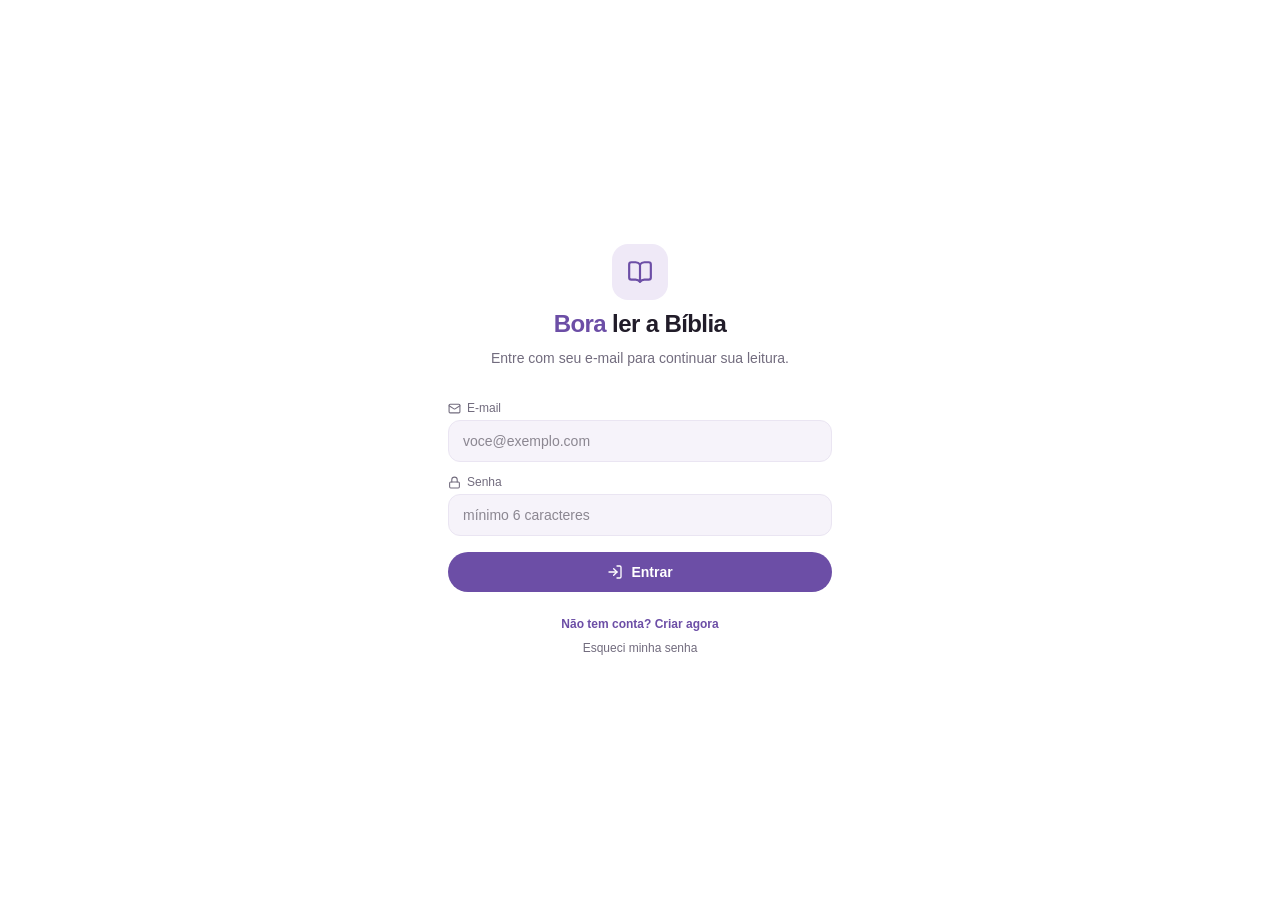
<file: index.html>
<!doctype html>
<html lang="pt-BR">
  <head>
    <meta charset="UTF-8" />
    <meta name="viewport" content="width=device-width, initial-scale=1, viewport-fit=cover" />
    <title>Bora ler a Bíblia</title>
    <meta name="description" content="Acompanhe sua leitura da Bíblia — planos de leitura, progresso por livro, trilhas por personagem e marcador de onde você parou." />

    <!-- PWA / instalação -->
    <meta name="theme-color" content="#6C4EA6" />
    <link rel="icon" type="image/png" sizes="32x32" href="./favicon-32.png" />
    <link rel="icon" type="image/png" sizes="16x16" href="./favicon-16.png" />
    <link rel="apple-touch-icon" href="./apple-touch-icon.png" />
    <meta name="apple-mobile-web-app-capable" content="yes" />
    <meta name="apple-mobile-web-app-status-bar-style" content="default" />
    <meta name="apple-mobile-web-app-title" content="Bora ler a Bíblia" />
    <meta name="mobile-web-app-capable" content="yes" />

    <!-- ====================================================================
         CONFIGURAÇÃO DO FIREBASE
         Preencha com as credenciais do SEU projeto (Firebase Console >
         Configurações do projeto > Seus apps > Config). Esses valores não
         são segredo (são públicos em qualquer app Firebase do lado do
         cliente) — quem protege os dados são as REGRAS DE SEGURANÇA do
         Firestore (veja o arquivo firestore.rules), não esconder esta
         configuração.
         Se você deixar apiKey como está (placeholder), o app funciona
         normalmente salvando tudo só no navegador (localStorage), sem
         login e sem nuvem.
    ==================================================================== -->
    <script>
      window.__FIREBASE_CONFIG__ = {
        apiKey: "AIzaSyC1rQd7Ja6ae87WHKja4-JBbU83v_NPYBE",
        authDomain: "bora-ler-5e15a.firebaseapp.com",
        projectId: "bora-ler-5e15a",
        storageBucket: "bora-ler-5e15a.firebasestorage.app",
        messagingSenderId: "623811787865",
        appId: "1:623811787865:web:12d35ab99e511544e68548",
      };
    </script>
    <script type="module" crossorigin src="./index-B8n8Tu5q.js"></script>
    <link rel="stylesheet" crossorigin href="./index-DEjofIi3.css">
  <link rel="manifest" href="./manifest.webmanifest"></head>
  <body>
    <div id="root"></div>
  </body>
</html>
</file>
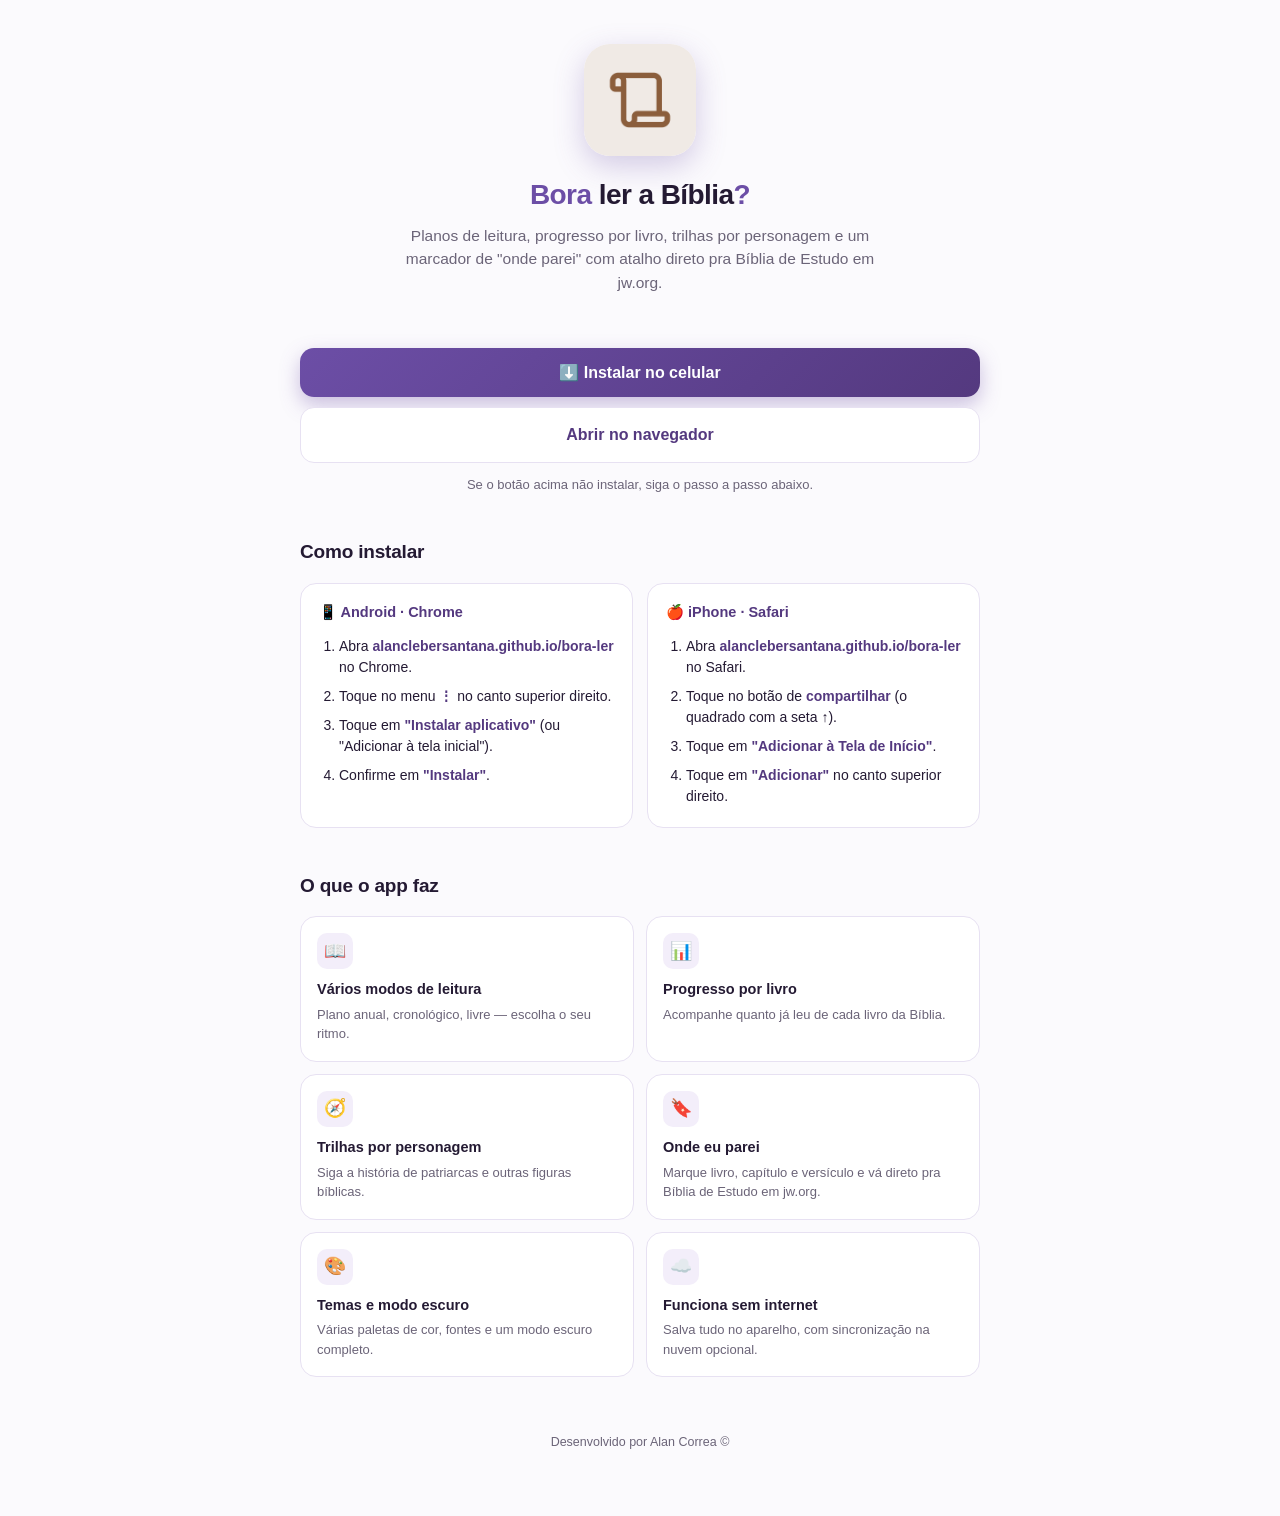
<file: instalar-index.html>
<!doctype html>
<html lang="pt-BR">
<head>
<meta charset="UTF-8" />
<meta name="viewport" content="width=device-width, initial-scale=1.0" />
<meta name="theme-color" content="#6C4EA6" />
<title>Instalar — Bora ler a Bíblia</title>
<meta name="description" content="Instale o app Bora ler a Bíblia no seu celular ou computador." />
<link rel="icon" href="[data-uri]" />
<style>
  :root{
    --brand:#6C4EA6;
    --brand-dark:#54397F;
    --brand-light:#F3EEFA;
    --ink:#241A33;
    --muted:#6b6478;
    --bg:#FBFAFD;
    --card:#ffffff;
    --border:#E7E1F2;
  }
  *{box-sizing:border-box;}
  html,body{margin:0;padding:0;}
  body{
    font-family:-apple-system,BlinkMacSystemFont,"Segoe UI",Roboto,Helvetica,Arial,sans-serif;
    background:var(--bg);
    color:var(--ink);
    line-height:1.5;
    -webkit-font-smoothing:antialiased;
  }
  .wrap{max-width:720px;margin:0 auto;padding:32px 20px 64px;}

  header.top{text-align:center;padding:12px 0 28px;}
  .app-icon{
    width:112px;height:112px;border-radius:26px;overflow:hidden;
    box-shadow:0 10px 30px rgba(108,78,166,.28);
    margin:0 auto 18px;display:block;
  }
  .app-icon img{width:100%;height:100%;display:block;}
  h1{font-size:28px;margin:0 0 8px;letter-spacing:-0.02em;}
  h1 .accent{color:var(--brand);}
  .tagline{color:var(--muted);font-size:15.5px;margin:0 auto;max-width:480px;}

  .btn{
    display:inline-flex;align-items:center;justify-content:center;gap:8px;
    width:100%;padding:15px 20px;border-radius:14px;border:none;
    font-size:16px;font-weight:600;cursor:pointer;text-decoration:none;
    transition:transform .12s ease, box-shadow .12s ease;
  }
  .btn:active{transform:scale(.98);}
  .btn-primary{
    background:linear-gradient(135deg,var(--brand),var(--brand-dark));
    color:#fff;box-shadow:0 8px 20px rgba(108,78,166,.35);
  }
  .btn-secondary{
    background:var(--card);color:var(--brand-dark);
    border:1.5px solid var(--border);
  }
  .cta{margin-top:26px;}
  .cta-helper{
    text-align:center;color:var(--muted);font-size:13px;margin:12px 0 0;
  }
  .btn-row{display:flex;flex-direction:column;gap:10px;}

  section{margin-top:44px;}
  h2{font-size:19px;margin:0 0 16px;letter-spacing:-0.01em;}

  .steps{
    display:grid;grid-template-columns:1fr 1fr;gap:14px;
  }
  @media (max-width:520px){ .steps{grid-template-columns:1fr;} }
  .step-card{
    background:var(--card);border:1px solid var(--border);
    border-radius:16px;padding:18px 18px 20px;
  }
  .step-card .os{
    display:flex;align-items:center;gap:8px;font-weight:700;font-size:14.5px;
    margin-bottom:12px;color:var(--brand-dark);
  }
  .step-card ol{margin:0;padding-left:20px;}
  .step-card li{margin-bottom:8px;font-size:14px;color:var(--ink);}
  .step-card li:last-child{margin-bottom:0;}
  .step-card b{color:var(--brand-dark);}

  .features{
    display:grid;grid-template-columns:1fr 1fr;gap:12px;
  }
  @media (max-width:520px){ .features{grid-template-columns:1fr;} }
  .feature{
    background:var(--card);border:1px solid var(--border);
    border-radius:16px;padding:16px 16px 17px;
  }
  .feature .ico{
    width:36px;height:36px;border-radius:10px;background:var(--brand-light);
    display:flex;align-items:center;justify-content:center;margin-bottom:10px;
    font-size:18px;
  }
  .feature h3{font-size:14.5px;margin:0 0 4px;}
  .feature p{font-size:13px;color:var(--muted);margin:0;}

  .fallback-box{
    display:none;margin-top:14px;padding:12px 14px;border-radius:12px;
    background:var(--brand-light);color:var(--brand-dark);font-size:13px;text-align:center;
  }
  .fallback-box.show{display:block;}

  footer{
    text-align:center;color:var(--muted);font-size:12.5px;margin-top:56px;
  }
  footer a{color:var(--brand-dark);}
</style>
</head>
<body>
<div class="wrap">

  <header class="top">
    <div class="app-icon"><img src="[data-uri]" alt="Ícone do app Bora ler a Bíblia" /></div>
    <h1><span class="accent">Bora</span> ler a Bíblia<span class="accent">?</span></h1>
    <p class="tagline">Planos de leitura, progresso por livro, trilhas por personagem e um marcador de "onde parei" com atalho direto pra Bíblia de Estudo em jw.org.</p>
  </header>

  <div class="cta">
    <div class="btn-row">
      <button class="btn btn-primary" id="installBtn">⬇️ Instalar no celular</button>
      <a class="btn btn-secondary" href="https://alanclebersantana.github.io/bora-ler/" id="openBtn">Abrir no navegador</a>
    </div>
    <p class="cta-helper">Se o botão acima não instalar, siga o passo a passo abaixo.</p>
    <div class="fallback-box" id="fallbackBox">
      Seu navegador já pode ter instalado o app, ou não oferece instalação automática — nesse caso, use o passo a passo abaixo. ⬇️
    </div>
  </div>

  <section>
    <h2>Como instalar</h2>
    <div class="steps">
      <div class="step-card">
        <div class="os">📱 Android · Chrome</div>
        <ol>
          <li>Abra <b>alanclebersantana.github.io/bora-ler</b> no Chrome.</li>
          <li>Toque no menu <b>⋮</b> no canto superior direito.</li>
          <li>Toque em <b>"Instalar aplicativo"</b> (ou "Adicionar à tela inicial").</li>
          <li>Confirme em <b>"Instalar"</b>.</li>
        </ol>
      </div>
      <div class="step-card">
        <div class="os">🍎 iPhone · Safari</div>
        <ol>
          <li>Abra <b>alanclebersantana.github.io/bora-ler</b> no Safari.</li>
          <li>Toque no botão de <b>compartilhar</b> (o quadrado com a seta ↑).</li>
          <li>Toque em <b>"Adicionar à Tela de Início"</b>.</li>
          <li>Toque em <b>"Adicionar"</b> no canto superior direito.</li>
        </ol>
      </div>
    </div>
  </section>

  <section>
    <h2>O que o app faz</h2>
    <div class="features">
      <div class="feature">
        <div class="ico">📖</div>
        <h3>Vários modos de leitura</h3>
        <p>Plano anual, cronológico, livre — escolha o seu ritmo.</p>
      </div>
      <div class="feature">
        <div class="ico">📊</div>
        <h3>Progresso por livro</h3>
        <p>Acompanhe quanto já leu de cada livro da Bíblia.</p>
      </div>
      <div class="feature">
        <div class="ico">🧭</div>
        <h3>Trilhas por personagem</h3>
        <p>Siga a história de patriarcas e outras figuras bíblicas.</p>
      </div>
      <div class="feature">
        <div class="ico">🔖</div>
        <h3>Onde eu parei</h3>
        <p>Marque livro, capítulo e versículo e vá direto pra Bíblia de Estudo em jw.org.</p>
      </div>
      <div class="feature">
        <div class="ico">🎨</div>
        <h3>Temas e modo escuro</h3>
        <p>Várias paletas de cor, fontes e um modo escuro completo.</p>
      </div>
      <div class="feature">
        <div class="ico">☁️</div>
        <h3>Funciona sem internet</h3>
        <p>Salva tudo no aparelho, com sincronização na nuvem opcional.</p>
      </div>
    </div>
  </section>

  <footer>
    Desenvolvido por Alan Correa ©
  </footer>

</div>

<script>
  var deferredPrompt = null;
  var installBtn = document.getElementById('installBtn');
  var fallbackBox = document.getElementById('fallbackBox');

  window.addEventListener('beforeinstallprompt', function (e) {
    e.preventDefault();
    deferredPrompt = e;
  });

  installBtn.addEventListener('click', function () {
    if (deferredPrompt) {
      deferredPrompt.prompt();
      deferredPrompt.userChoice.finally(function () {
        deferredPrompt = null;
      });
    } else {
      fallbackBox.classList.add('show');
    }
  });

  window.addEventListener('appinstalled', function () {
    fallbackBox.classList.remove('show');
    installBtn.textContent = '✅ App instalado';
    installBtn.disabled = true;
  });
</script>
</body>
</html>
</file>
<file: index-DEjofIi3.css>
/*! tailwindcss v4.3.3 | MIT License | https://tailwindcss.com */
@layer properties{@supports (((-webkit-hyphens:none)) and (not (margin-trim:inline))) or ((-moz-orient:inline) and (not (color:rgb(from red r g b)))){*,:before,:after,::backdrop{--tw-translate-x:0;--tw-translate-y:0;--tw-translate-z:0;--tw-rotate-x:initial;--tw-rotate-y:initial;--tw-rotate-z:initial;--tw-skew-x:initial;--tw-skew-y:initial;--tw-border-style:solid;--tw-leading:initial;--tw-font-weight:initial;--tw-tracking:initial;--tw-shadow:0 0 #0000;--tw-shadow-color:initial;--tw-shadow-alpha:100%;--tw-inset-shadow:0 0 #0000;--tw-inset-shadow-color:initial;--tw-inset-shadow-alpha:100%;--tw-ring-color:initial;--tw-ring-shadow:0 0 #0000;--tw-inset-ring-color:initial;--tw-inset-ring-shadow:0 0 #0000;--tw-ring-inset:initial;--tw-ring-offset-width:0px;--tw-ring-offset-color:#fff;--tw-ring-offset-shadow:0 0 #0000;--tw-blur:initial;--tw-brightness:initial;--tw-contrast:initial;--tw-grayscale:initial;--tw-hue-rotate:initial;--tw-invert:initial;--tw-opacity:initial;--tw-saturate:initial;--tw-sepia:initial;--tw-drop-shadow:initial;--tw-drop-shadow-color:initial;--tw-drop-shadow-alpha:100%;--tw-drop-shadow-size:initial}}}@layer theme{:root,:host{--font-sans:-apple-system, BlinkMacSystemFont, "Segoe UI", Roboto, "Helvetica Neue", "Noto Sans", Arial, sans-serif, "Apple Color Emoji", "Segoe UI Emoji", "Segoe UI Symbol", "Noto Color Emoji";--font-mono:ui-monospace, SFMono-Regular, Menlo, Monaco, Consolas, "Liberation Mono", "Courier New", monospace;--spacing:.25rem;--container-sm:24rem;--container-md:28rem;--text-xs:.75rem;--text-xs--line-height:calc(1 / .75);--text-sm:.875rem;--text-sm--line-height:calc(1.25 / .875);--text-base:1rem;--text-base--line-height:calc(1.5 / 1);--text-lg:1.125rem;--text-lg--line-height:calc(1.75 / 1.125);--text-xl:1.25rem;--text-xl--line-height:calc(1.75 / 1.25);--text-2xl:1.5rem;--text-2xl--line-height:calc(2 / 1.5);--text-3xl:1.875rem;--text-3xl--line-height:calc(2.25 / 1.875);--font-weight-medium:500;--font-weight-semibold:600;--font-weight-bold:700;--tracking-tight:-.025em;--tracking-wide:.025em;--leading-tight:1.25;--leading-snug:1.375;--leading-relaxed:1.625;--radius-lg:.5rem;--radius-xl:.75rem;--radius-2xl:1rem;--radius-3xl:1.5rem;--default-transition-duration:.15s;--default-transition-timing-function:cubic-bezier(.4, 0, .2, 1);--default-font-family:var(--font-sans);--default-mono-font-family:var(--font-mono)}}@layer base{*,:after,:before,::backdrop{box-sizing:border-box;border:0 solid;margin:0;padding:0}::file-selector-button{box-sizing:border-box;border:0 solid;margin:0;padding:0}html,:host{-webkit-text-size-adjust:100%;tab-size:4;line-height:1.5;font-family:var(--default-font-family,-apple-system, BlinkMacSystemFont, "Segoe UI", Roboto, "Helvetica Neue", "Noto Sans", Arial, sans-serif, "Apple Color Emoji", "Segoe UI Emoji", "Segoe UI Symbol", "Noto Color Emoji");font-feature-settings:var(--default-font-feature-settings,normal);font-variation-settings:var(--default-font-variation-settings,normal);-webkit-tap-highlight-color:transparent}hr{height:0;color:inherit;border-top-width:1px}abbr:where([title]){-webkit-text-decoration:underline dotted;text-decoration:underline dotted}h1,h2,h3,h4,h5,h6{font-size:inherit;font-weight:inherit}a{color:inherit;-webkit-text-decoration:inherit;-webkit-text-decoration:inherit;-webkit-text-decoration:inherit;-webkit-text-decoration:inherit;text-decoration:inherit}b,strong{font-weight:bolder}code,kbd,samp,pre{font-family:var(--default-mono-font-family,ui-monospace, SFMono-Regular, Menlo, Monaco, Consolas, "Liberation Mono", "Courier New", monospace);font-feature-settings:var(--default-mono-font-feature-settings,normal);font-variation-settings:var(--default-mono-font-variation-settings,normal);font-size:1em}small{font-size:80%}sub,sup{vertical-align:baseline;font-size:75%;line-height:0;position:relative}sub{bottom:-.25em}sup{top:-.5em}table{text-indent:0;border-color:inherit;border-collapse:collapse}:-moz-focusring:where(:not(iframe)){outline:auto}progress{vertical-align:baseline}summary{display:list-item}ol,ul,menu{list-style:none}img,svg,video,canvas,audio,iframe,embed,object{vertical-align:middle;display:block}img,video{max-width:100%;height:auto}button,input,select,optgroup,textarea{font:inherit;font-feature-settings:inherit;font-variation-settings:inherit;letter-spacing:inherit;color:inherit;opacity:1;background-color:#0000;border-radius:0}::file-selector-button{font:inherit;font-feature-settings:inherit;font-variation-settings:inherit;letter-spacing:inherit;color:inherit;opacity:1;background-color:#0000;border-radius:0}:where(select:is([multiple],[size])) optgroup{font-weight:bolder}:where(select:is([multiple],[size])) optgroup option{padding-inline-start:20px}::file-selector-button{margin-inline-end:4px}::placeholder{opacity:1}@supports (not ((-webkit-appearance:-apple-pay-button))) or (contain-intrinsic-size:1px){::placeholder{color:currentColor}@supports (color:color-mix(in lab, red, red)){::placeholder{color:color-mix(in oklab, currentcolor 50%, transparent)}}}textarea{resize:vertical}::-webkit-search-decoration{-webkit-appearance:none}::-webkit-date-and-time-value{min-height:1lh;text-align:inherit}::-webkit-datetime-edit{display:inline-flex}::-webkit-datetime-edit-fields-wrapper{padding:0}::-webkit-datetime-edit{padding-block:0}::-webkit-datetime-edit-year-field{padding-block:0}::-webkit-datetime-edit-month-field{padding-block:0}::-webkit-datetime-edit-day-field{padding-block:0}::-webkit-datetime-edit-hour-field{padding-block:0}::-webkit-datetime-edit-minute-field{padding-block:0}::-webkit-datetime-edit-second-field{padding-block:0}::-webkit-datetime-edit-millisecond-field{padding-block:0}::-webkit-datetime-edit-meridiem-field{padding-block:0}::-webkit-calendar-picker-indicator{line-height:1}:-moz-ui-invalid{box-shadow:none}button,input:where([type=button],[type=reset],[type=submit]){appearance:button}::file-selector-button{appearance:button}::-webkit-inner-spin-button{height:auto}::-webkit-outer-spin-button{height:auto}[hidden]:where(:not([hidden=until-found])){display:none!important}}@layer components;@layer utilities{.pointer-events-auto{pointer-events:auto}.pointer-events-none{pointer-events:none}.visible{visibility:visible}.absolute{position:absolute}.fixed{position:fixed}.relative{position:relative}.sticky{position:sticky}.inset-0{inset:0}.top-0{top:0}.top-3{top:calc(var(--spacing) * 3)}.top-11{top:calc(var(--spacing) * 11)}.top-full{top:100%}.right-0{right:0}.bottom-0{bottom:0}.left-0{left:0}.left-1\/2{left:50%}.z-30{z-index:30}.z-40{z-index:40}.z-50{z-index:50}.-mx-5{margin-inline:calc(var(--spacing) * -5)}.mx-5{margin-inline:calc(var(--spacing) * 5)}.mx-auto{margin-inline:auto}.-mt-1{margin-top:calc(var(--spacing) * -1)}.-mt-2{margin-top:calc(var(--spacing) * -2)}.-mt-3{margin-top:calc(var(--spacing) * -3)}.mt-0\.5{margin-top:calc(var(--spacing) * .5)}.mt-1{margin-top:var(--spacing)}.mt-1\.5{margin-top:calc(var(--spacing) * 1.5)}.mt-2{margin-top:calc(var(--spacing) * 2)}.mt-3{margin-top:calc(var(--spacing) * 3)}.mt-4{margin-top:calc(var(--spacing) * 4)}.mt-6{margin-top:calc(var(--spacing) * 6)}.mr-0\.5{margin-right:calc(var(--spacing) * .5)}.-mb-1{margin-bottom:calc(var(--spacing) * -1)}.mb-1{margin-bottom:var(--spacing)}.mb-1\.5{margin-bottom:calc(var(--spacing) * 1.5)}.mb-2{margin-bottom:calc(var(--spacing) * 2)}.mb-2\.5{margin-bottom:calc(var(--spacing) * 2.5)}.mb-3{margin-bottom:calc(var(--spacing) * 3)}.mb-4{margin-bottom:calc(var(--spacing) * 4)}.contents{display:contents}.flex{display:flex}.grid{display:grid}.inline-block{display:inline-block}.aspect-square{aspect-ratio:1}.h-1\.5{height:calc(var(--spacing) * 1.5)}.h-2{height:calc(var(--spacing) * 2)}.h-9{height:calc(var(--spacing) * 9)}.h-10{height:calc(var(--spacing) * 10)}.h-14{height:calc(var(--spacing) * 14)}.h-24{height:calc(var(--spacing) * 24)}.max-h-\[80vh\]{max-height:80vh}.max-h-\[85vh\]{max-height:85vh}.min-h-\[160px\]{min-height:160px}.w-1\.5{width:calc(var(--spacing) * 1.5)}.w-2{width:calc(var(--spacing) * 2)}.w-9{width:calc(var(--spacing) * 9)}.w-10{width:calc(var(--spacing) * 10)}.w-14{width:calc(var(--spacing) * 14)}.w-72{width:calc(var(--spacing) * 72)}.w-full{width:100%}.max-w-\[85vw\]{max-width:85vw}.max-w-md{max-width:var(--container-md)}.max-w-sm{max-width:var(--container-sm)}.min-w-0{min-width:0}.flex-1{flex:1}.shrink-0{flex-shrink:0}.-translate-x-1\/2{--tw-translate-x:calc(calc(1 / 2 * 100%) * -1);translate:var(--tw-translate-x) var(--tw-translate-y)}.transform{transform:var(--tw-rotate-x,) var(--tw-rotate-y,) var(--tw-rotate-z,) var(--tw-skew-x,) var(--tw-skew-y,)}.resize-none{resize:none}.grid-cols-2{grid-template-columns:repeat(2,minmax(0,1fr))}.grid-cols-3{grid-template-columns:repeat(3,minmax(0,1fr))}.grid-cols-5{grid-template-columns:repeat(5,minmax(0,1fr))}.grid-cols-6{grid-template-columns:repeat(6,minmax(0,1fr))}.flex-col{flex-direction:column}.flex-wrap{flex-wrap:wrap}.items-center{align-items:center}.items-end{align-items:flex-end}.items-start{align-items:flex-start}.justify-between{justify-content:space-between}.justify-center{justify-content:center}.gap-1{gap:var(--spacing)}.gap-1\.5{gap:calc(var(--spacing) * 1.5)}.gap-2{gap:calc(var(--spacing) * 2)}.gap-2\.5{gap:calc(var(--spacing) * 2.5)}.gap-3{gap:calc(var(--spacing) * 3)}.gap-4{gap:calc(var(--spacing) * 4)}.gap-5{gap:calc(var(--spacing) * 5)}.gap-6{gap:calc(var(--spacing) * 6)}.truncate{text-overflow:ellipsis;white-space:nowrap;overflow:hidden}.overflow-hidden{overflow:hidden}.overflow-x-auto{overflow-x:auto}.overflow-y-auto{overflow-y:auto}.rounded-2xl{border-radius:var(--radius-2xl)}.rounded-full{border-radius:2147483647px}.rounded-lg{border-radius:var(--radius-lg)}.rounded-xl{border-radius:var(--radius-xl)}.rounded-t-3xl{border-top-left-radius:var(--radius-3xl);border-top-right-radius:var(--radius-3xl)}.border{border-style:var(--tw-border-style);border-width:1px}.p-1\.5{padding:calc(var(--spacing) * 1.5)}.p-2{padding:calc(var(--spacing) * 2)}.p-3{padding:calc(var(--spacing) * 3)}.p-3\.5{padding:calc(var(--spacing) * 3.5)}.p-4{padding:calc(var(--spacing) * 4)}.p-5{padding:calc(var(--spacing) * 5)}.p-8{padding:calc(var(--spacing) * 8)}.px-1\.5{padding-inline:calc(var(--spacing) * 1.5)}.px-2{padding-inline:calc(var(--spacing) * 2)}.px-2\.5{padding-inline:calc(var(--spacing) * 2.5)}.px-3{padding-inline:calc(var(--spacing) * 3)}.px-3\.5{padding-inline:calc(var(--spacing) * 3.5)}.px-4{padding-inline:calc(var(--spacing) * 4)}.px-5{padding-inline:calc(var(--spacing) * 5)}.px-6{padding-inline:calc(var(--spacing) * 6)}.py-0\.5{padding-block:calc(var(--spacing) * .5)}.py-1{padding-block:var(--spacing)}.py-1\.5{padding-block:calc(var(--spacing) * 1.5)}.py-2{padding-block:calc(var(--spacing) * 2)}.py-2\.5{padding-block:calc(var(--spacing) * 2.5)}.py-3{padding-block:calc(var(--spacing) * 3)}.py-6{padding-block:calc(var(--spacing) * 6)}.pt-2{padding-top:calc(var(--spacing) * 2)}.pt-4{padding-top:calc(var(--spacing) * 4)}.pt-6{padding-top:calc(var(--spacing) * 6)}.pb-1{padding-bottom:var(--spacing)}.pb-2{padding-bottom:calc(var(--spacing) * 2)}.pb-3{padding-bottom:calc(var(--spacing) * 3)}.pb-4{padding-bottom:calc(var(--spacing) * 4)}.pb-10{padding-bottom:calc(var(--spacing) * 10)}.pb-24{padding-bottom:calc(var(--spacing) * 24)}.text-center{text-align:center}.text-left{text-align:left}.text-2xl{font-size:var(--text-2xl);line-height:var(--tw-leading,var(--text-2xl--line-height))}.text-3xl{font-size:var(--text-3xl);line-height:var(--tw-leading,var(--text-3xl--line-height))}.text-base{font-size:var(--text-base);line-height:var(--tw-leading,var(--text-base--line-height))}.text-lg{font-size:var(--text-lg);line-height:var(--tw-leading,var(--text-lg--line-height))}.text-sm{font-size:var(--text-sm);line-height:var(--tw-leading,var(--text-sm--line-height))}.text-xl{font-size:var(--text-xl);line-height:var(--tw-leading,var(--text-xl--line-height))}.text-xs{font-size:var(--text-xs);line-height:var(--tw-leading,var(--text-xs--line-height))}.text-\[10\.5px\]{font-size:10.5px}.text-\[10px\]{font-size:10px}.text-\[11px\]{font-size:11px}.leading-relaxed{--tw-leading:var(--leading-relaxed);line-height:var(--leading-relaxed)}.leading-snug{--tw-leading:var(--leading-snug);line-height:var(--leading-snug)}.leading-tight{--tw-leading:var(--leading-tight);line-height:var(--leading-tight)}.font-bold{--tw-font-weight:var(--font-weight-bold);font-weight:var(--font-weight-bold)}.font-medium{--tw-font-weight:var(--font-weight-medium);font-weight:var(--font-weight-medium)}.font-semibold{--tw-font-weight:var(--font-weight-semibold);font-weight:var(--font-weight-semibold)}.tracking-tight{--tw-tracking:var(--tracking-tight);letter-spacing:var(--tracking-tight)}.tracking-wide{--tw-tracking:var(--tracking-wide);letter-spacing:var(--tracking-wide)}.uppercase{text-transform:uppercase}.shadow-lg{--tw-shadow:0 10px 15px -3px var(--tw-shadow-color,#0000001a), 0 4px 6px -4px var(--tw-shadow-color,#0000001a);box-shadow:var(--tw-inset-shadow), var(--tw-inset-ring-shadow), var(--tw-ring-offset-shadow), var(--tw-ring-shadow), var(--tw-shadow)}.shadow-xl{--tw-shadow:0 20px 25px -5px var(--tw-shadow-color,#0000001a), 0 8px 10px -6px var(--tw-shadow-color,#0000001a);box-shadow:var(--tw-inset-shadow), var(--tw-inset-ring-shadow), var(--tw-ring-offset-shadow), var(--tw-ring-shadow), var(--tw-shadow)}.filter{filter:var(--tw-blur,) var(--tw-brightness,) var(--tw-contrast,) var(--tw-grayscale,) var(--tw-hue-rotate,) var(--tw-invert,) var(--tw-saturate,) var(--tw-sepia,) var(--tw-drop-shadow,)}.transition-all{transition-property:all;transition-timing-function:var(--tw-ease,var(--default-transition-timing-function));transition-duration:var(--tw-duration,var(--default-transition-duration))}.outline-none{--tw-outline-style:none;outline-style:none}@media (width>=40rem){.sm\:items-center{align-items:center}.sm\:rounded-3xl{border-radius:var(--radius-3xl)}}}html,body,#root{height:100%}body{-webkit-tap-highlight-color:transparent;margin:0}@property --tw-translate-x{syntax:"*";inherits:false;initial-value:0}@property --tw-translate-y{syntax:"*";inherits:false;initial-value:0}@property --tw-translate-z{syntax:"*";inherits:false;initial-value:0}@property --tw-rotate-x{syntax:"*";inherits:false}@property --tw-rotate-y{syntax:"*";inherits:false}@property --tw-rotate-z{syntax:"*";inherits:false}@property --tw-skew-x{syntax:"*";inherits:false}@property --tw-skew-y{syntax:"*";inherits:false}@property --tw-border-style{syntax:"*";inherits:false;initial-value:solid}@property --tw-leading{syntax:"*";inherits:false}@property --tw-font-weight{syntax:"*";inherits:false}@property --tw-tracking{syntax:"*";inherits:false}@property --tw-shadow{syntax:"*";inherits:false;initial-value:0 0 #0000}@property --tw-shadow-color{syntax:"*";inherits:false}@property --tw-shadow-alpha{syntax:"<percentage>";inherits:false;initial-value:100%}@property --tw-inset-shadow{syntax:"*";inherits:false;initial-value:0 0 #0000}@property --tw-inset-shadow-color{syntax:"*";inherits:false}@property --tw-inset-shadow-alpha{syntax:"<percentage>";inherits:false;initial-value:100%}@property --tw-ring-color{syntax:"*";inherits:false}@property --tw-ring-shadow{syntax:"*";inherits:false;initial-value:0 0 #0000}@property --tw-inset-ring-color{syntax:"*";inherits:false}@property --tw-inset-ring-shadow{syntax:"*";inherits:false;initial-value:0 0 #0000}@property --tw-ring-inset{syntax:"*";inherits:false}@property --tw-ring-offset-width{syntax:"<length>";inherits:false;initial-value:0}@property --tw-ring-offset-color{syntax:"*";inherits:false;initial-value:#fff}@property --tw-ring-offset-shadow{syntax:"*";inherits:false;initial-value:0 0 #0000}@property --tw-blur{syntax:"*";inherits:false}@property --tw-brightness{syntax:"*";inherits:false}@property --tw-contrast{syntax:"*";inherits:false}@property --tw-grayscale{syntax:"*";inherits:false}@property --tw-hue-rotate{syntax:"*";inherits:false}@property --tw-invert{syntax:"*";inherits:false}@property --tw-opacity{syntax:"*";inherits:false}@property --tw-saturate{syntax:"*";inherits:false}@property --tw-sepia{syntax:"*";inherits:false}@property --tw-drop-shadow{syntax:"*";inherits:false}@property --tw-drop-shadow-color{syntax:"*";inherits:false}@property --tw-drop-shadow-alpha{syntax:"<percentage>";inherits:false;initial-value:100%}@property --tw-drop-shadow-size{syntax:"*";inherits:false}
</file>
